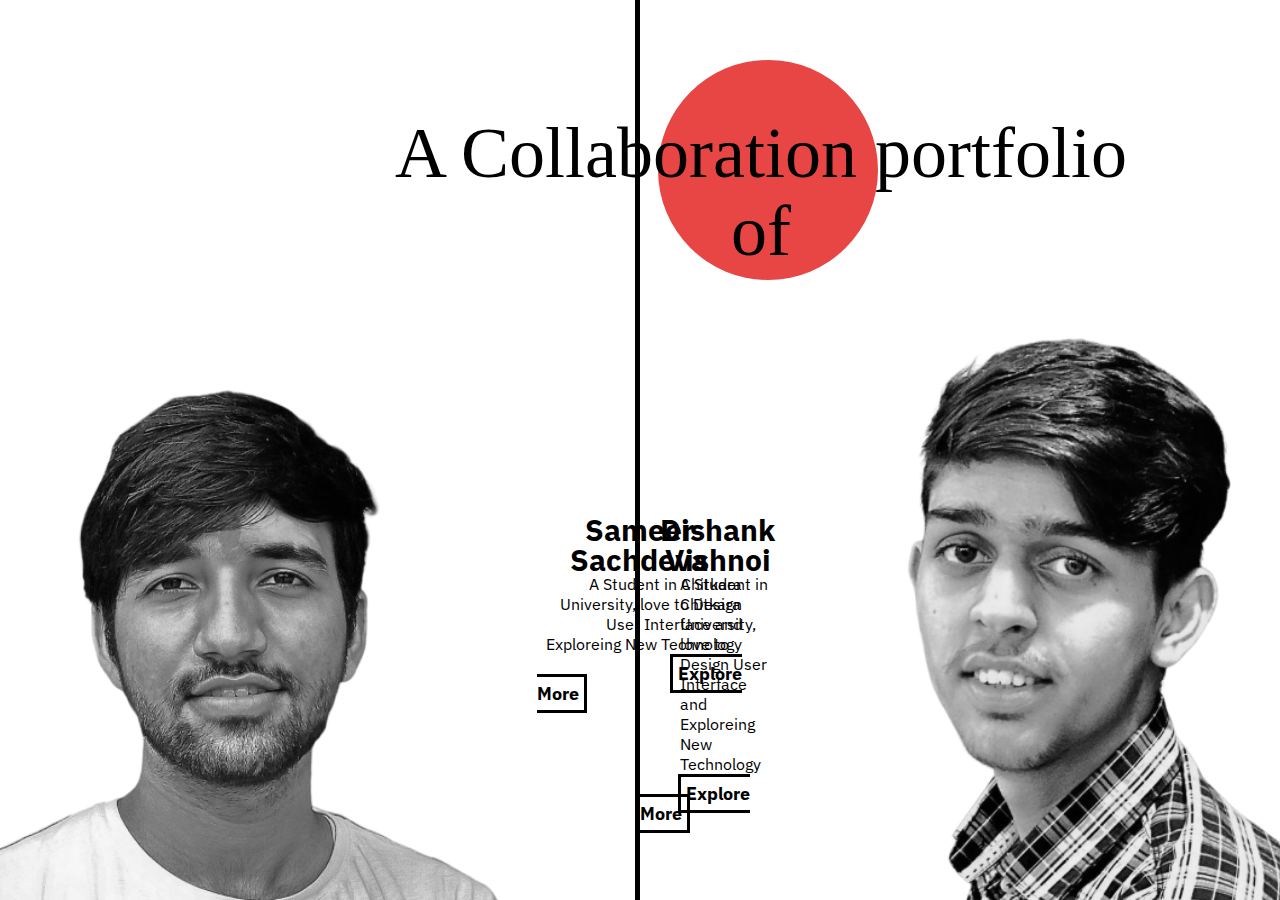
<file: index.html>
<!DOCTYPE html>
<html lang="en">
  <head>
    <meta charset="UTF-8" />
    <meta http-equiv="X-UA-Compatible" content="IE=edge" />
    <meta name="viewport" content="width=device-width, initial-scale=1.0" />
    <title>Landing page</title>
    <link rel="stylesheet" href="style.css" />

  </head>
  <body>
    <section class="content">
      <div class="left-section">
        <div class="topleft">
          <div class="circle"></div>
          <h1>A Collaboration portfolio <br>of</h1>
        </div>
        <div class="bottomleft">
            <img src="dp2.png" alt="sameer" />
          <div class="intro">
            <h3 class="sameer">Sameer Sachdeva</h3>
            <p class="sameerinfo">
              A Student in Chitkara University, love to Design User Interface
              and Exploreing New Technology
            </p>
            <a class="btn btnleft"href="./sam-portfolio.html">Explore More </a>
          </div>
        </div>
      </div>

      <div class="right-section">
          <div class="topright">

          </div>
        <div class="bottomright">
            <div class="intro">
              <h3 class="dishank">Dishank Vishnoi</h3>
              <p class="dishankinfo">
                A Student in Chitkara University, love to Design User Interface
                and Exploreing New Technology
              </p>
              <a class="btn btnright" href="./dis-portfolio.html">Explore More </a>
            </div>
            <img src="014.png" alt="sameer" />
      </div>

    </section>
  </body>
</html>
</file>
<file: style.css>
@import url("https://db.onlinewebfonts.com/c/4267d8aa8711bb8c72cbefb26066c9e0?family=Bookman+Old+Style%22");
@import url("https://fonts.googleapis.com/css2?family=IBM+Plex+Sans:wght@400;700&display=swap%27%22");
* {
  margin: 0px;
  padding: 0px;
  box-sizing: border-box;
}
a {
  text-decoration: none;
  color: inherit;
}
body {
  height: 100vh;
  width: 100vw;
}
.content {
  display: flex;

  width: 100%;
  height: 100%;
}
.left-section {
  width: 50%;
  border-right: 5px solid black;
}
.right-section {
  display: flex;
  align-items: flex-end;
  width: 50%;
}
.circle {
  position: absolute;
  height: 220px;
  z-index: 4;
  left: 658px;
  top: 60px;
  width: 220px;
  border-radius: 50%;
  background-color: #e84545;
}
.bottomleft {
  display: flex;

  height: 65%;
}
.bottomright {
  display: flex;
  height: 65%;
}
.intro {
  padding-top: 200px;
  padding-right: 30px;
  font-family: "IBM Plex Sans", "sans-serif";
}
.intro p {
  padding-bottom: 10px;
}
.topleft {
  background-color: transparent;

  z-index: 999;
  height: 35%;
}
.topleft h1 {
  font-family: "Bookman Old Style", "sans-serif";
  z-index: 5;
  font-weight: 300;
  font-size: 72px;
  line-height: 108.5%;
  text-align: center;
  position: absolute;
  left: 395px;
  top: 115px;
}
.topright {
  height: 35%;
}

.dishank,
.sameer {
  font-style: normal;
  font-weight: bold;
  font-size: 30px;
  line-height: 99.5%;
  /* identical to box height, or 30px */

  text-align: center;
}
.dishank {
  padding-left: 20px;
}
.dishankinfo {
  padding-left: 40px;
}
.btn {
  font-style: normal;
  font-weight: bold;
  font-size: 18px;
  line-height: 99.5%;
  border: 3px solid black;
  padding: 5px;
  transition: 0.3s;
}
.btnright {
  margin-left: 38px;
}
.btnleft {
  margin-left: 133px;
}
.sameerinfo {
  text-align: right;
  padding-bottom: 50px;
}
btn :hover{
  transition: 0.3s;     
  background-color: #E84545;
}
</file>
